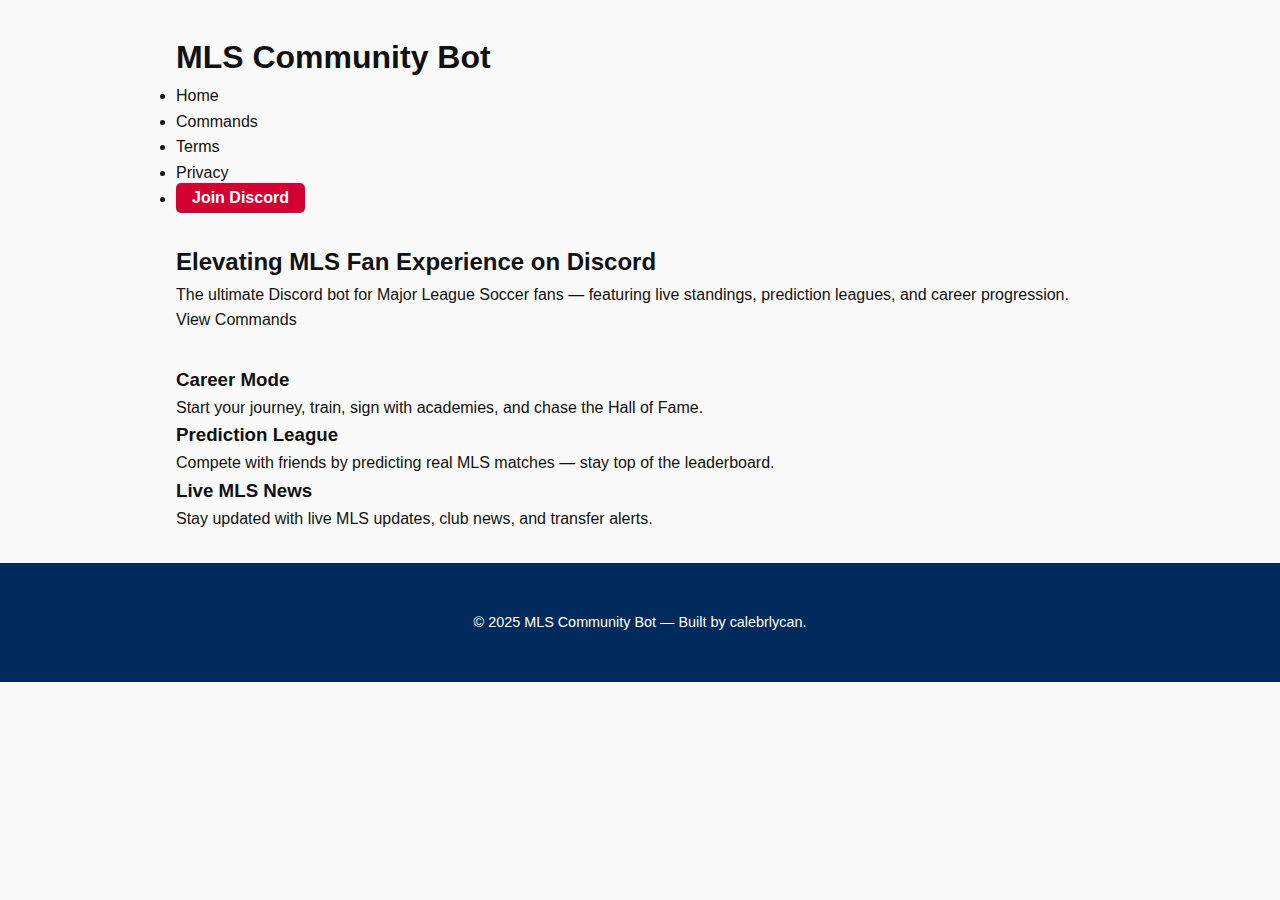
<file: index.html>
<!DOCTYPE html>
<html lang="en">
<head>
  <meta charset="UTF-8" />
  <meta name="viewport" content="width=device-width, initial-scale=1.0" />
  <title>MLS Community Bot</title>
  <link rel="stylesheet" href="styles.css" />
</head>
<body>
  <header>
    <div class="container nav">
      <h1>MLS Community Bot</h1>
      <nav>
        <ul>
          <li><a href="#">Home</a></li>
          <li><a href="#">Commands</a></li>
          <li><a href="#">Terms</a></li>
          <li><a href="#">Privacy</a></li>
          <li><a class="btn" href="https://discord.gg/mlssoccer" target="_blank">Join Discord</a></li>
        </ul>
      </nav>
    </div>
  </header>

  <section class="hero">
    <div class="container">
      <h2>Elevating MLS Fan Experience on Discord</h2>
      <p>The ultimate Discord bot for Major League Soccer fans — featuring live standings, prediction leagues, and career progression.</p>
      <a href="#" class="btn-outline">View Commands</a>
    </div>
  </section>

  <section class="features container">
    <div class="card">
      <h3>Career Mode</h3>
      <p>Start your journey, train, sign with academies, and chase the Hall of Fame.</p>
    </div>
    <div class="card">
      <h3>Prediction League</h3>
      <p>Compete with friends by predicting real MLS matches — stay top of the leaderboard.</p>
    </div>
    <div class="card">
      <h3>Live MLS News</h3>
      <p>Stay updated with live MLS updates, club news, and transfer alerts.</p>
    </div>
  </section>

  <footer>
    <div class="container">
      <p>&copy; 2025 MLS Community Bot — Built by calebrlycan.</p>
    </div>
  </footer>
</body>
</html>
</file>
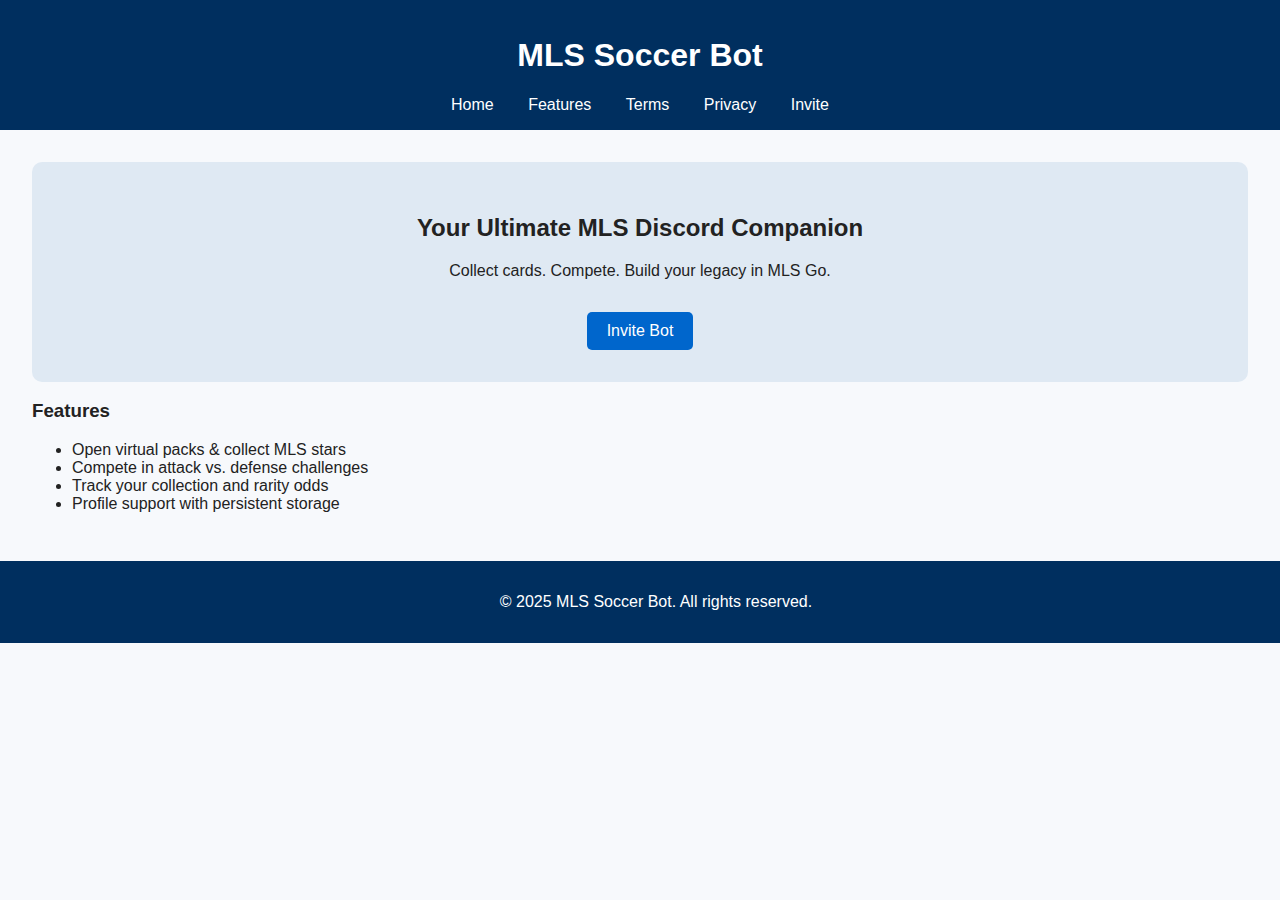
<file: website/index.html>
<!DOCTYPE html>
<html lang="en">
<head>
  <meta charset="UTF-8" />
  <meta name="viewport" content="width=device-width, initial-scale=1.0"/>
  <title>MLS Soccer Bot</title>
  <link rel="stylesheet" href="styles.css" />
</head>
<body>
  <header>
    <h1>MLS Soccer Bot</h1>
    <nav>
      <a href="/">Home</a>
      <a href="/features.html">Features</a>
      <a href="/tos.html">Terms</a>
      <a href="/privacy.html">Privacy</a>
      <a href="https://discord.com/oauth2/authorize?client_id=YOUR_CLIENT_ID&scope=bot" target="_blank">Invite</a>
    </nav>
  </header>

  <main>
    <section class="hero">
      <h2>Your Ultimate MLS Discord Companion</h2>
      <p>Collect cards. Compete. Build your legacy in MLS Go.</p>
      <a href="https://discord.com/oauth2/authorize?client_id=YOUR_CLIENT_ID&scope=bot" class="btn">Invite Bot</a>
    </section>

    <section class="features">
      <h3>Features</h3>
      <ul>
        <li>Open virtual packs & collect MLS stars</li>
        <li>Compete in attack vs. defense challenges</li>
        <li>Track your collection and rarity odds</li>
        <li>Profile support with persistent storage</li>
      </ul>
    </section>
  </main>

  <footer>
    <p>&copy; 2025 MLS Soccer Bot. All rights reserved.</p>
  </footer>
</body>
</html>
</file>
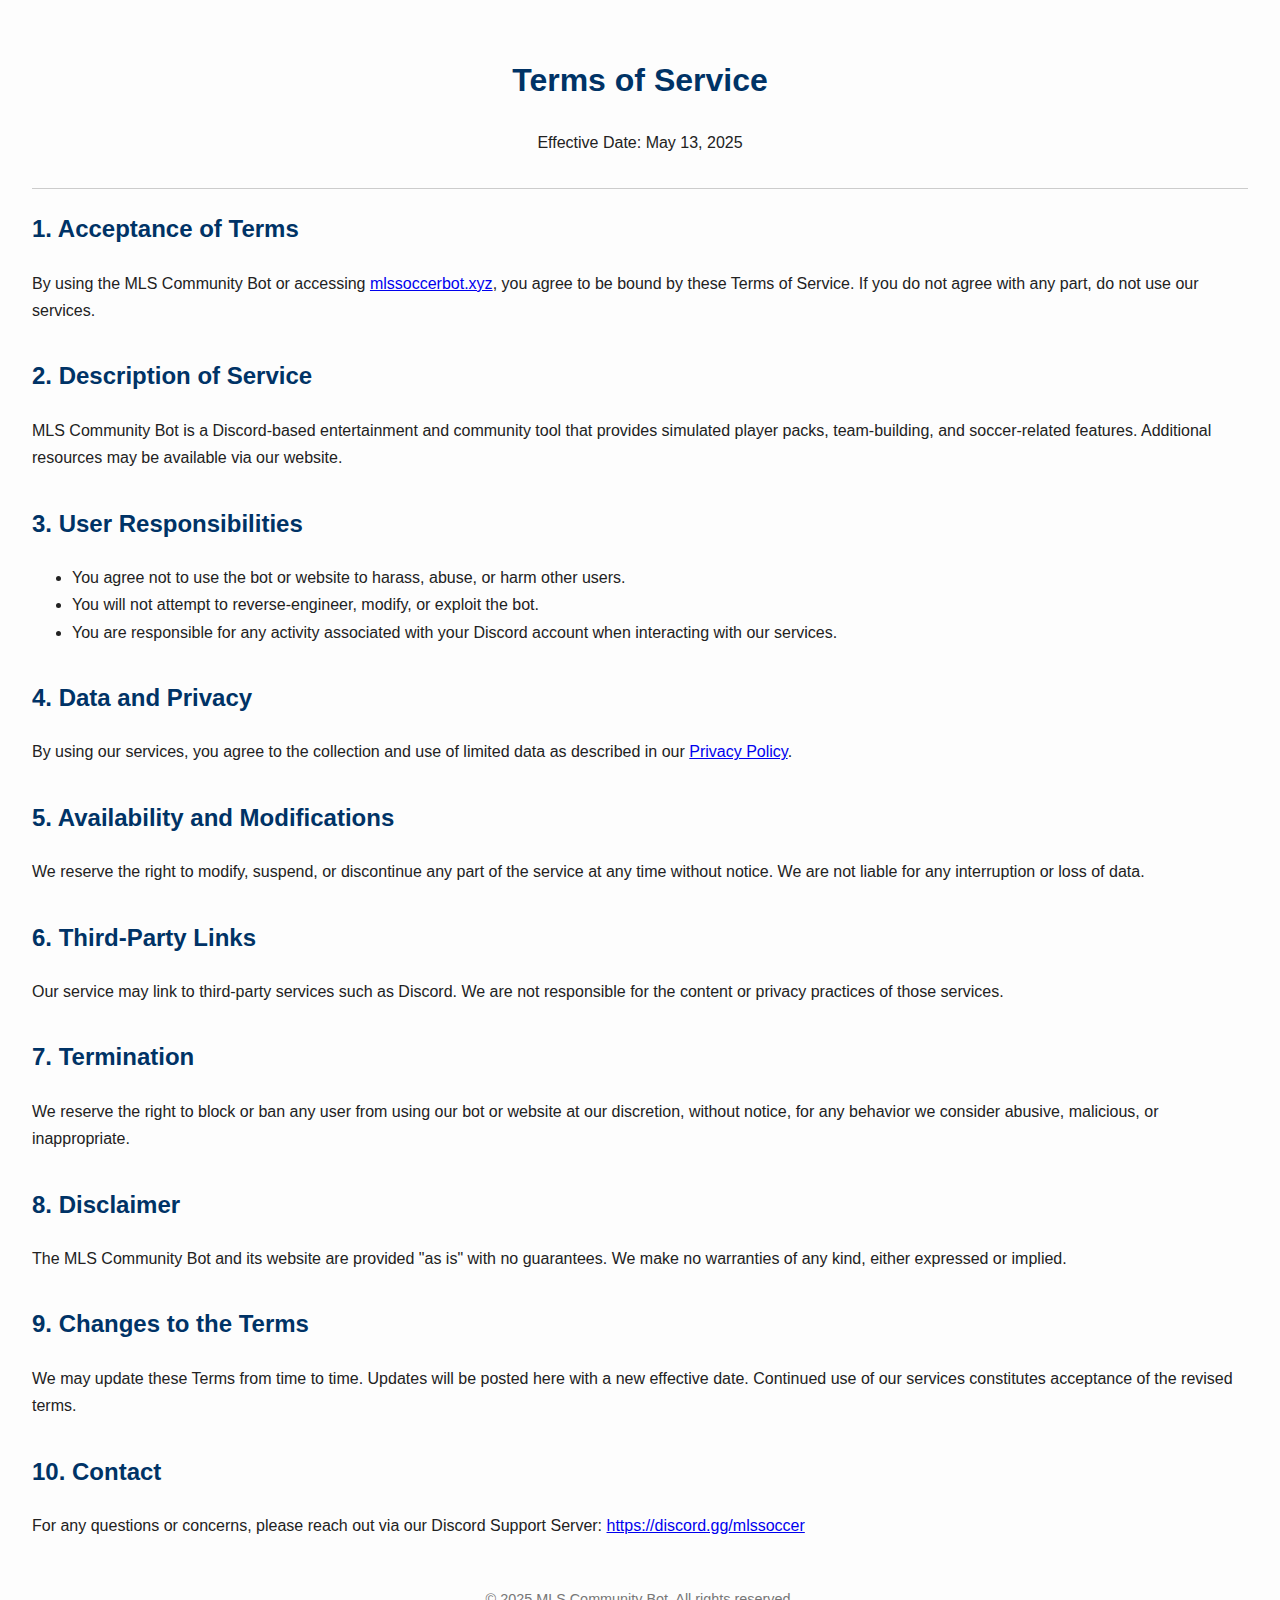
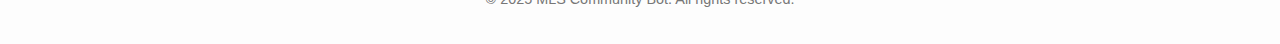
<file: terms.html>
<!DOCTYPE html>
<html lang="en">
<head>
  <meta charset="UTF-8" />
  <meta name="viewport" content="width=device-width, initial-scale=1.0"/>
  <title>Terms of Service | MLS Community Bot</title>
  <style>
    body {
      font-family: "Segoe UI", Tahoma, Geneva, Verdana, sans-serif;
      line-height: 1.7;
      margin: 0;
      padding: 2rem;
      background-color: #fdfdfd;
      color: #222;
    }
    h1, h2 {
      color: #003366;
    }
    header {
      text-align: center;
      padding-bottom: 1rem;
      border-bottom: 1px solid #ccc;
    }
    section {
      margin-bottom: 2rem;
    }
    footer {
      margin-top: 3rem;
      text-align: center;
      font-size: 0.9rem;
      color: #777;
    }
  </style>
</head>
<body>

  <header>
    <h1>Terms of Service</h1>
    <p>Effective Date: May 13, 2025</p>
  </header>

  <section>
    <h2>1. Acceptance of Terms</h2>
    <p>By using the MLS Community Bot or accessing <a href="https://mlssoccerbot.xyz">mlssoccerbot.xyz</a>, you agree to be bound by these Terms of Service. If you do not agree with any part, do not use our services.</p>
  </section>

  <section>
    <h2>2. Description of Service</h2>
    <p>MLS Community Bot is a Discord-based entertainment and community tool that provides simulated player packs, team-building, and soccer-related features. Additional resources may be available via our website.</p>
  </section>

  <section>
    <h2>3. User Responsibilities</h2>
    <ul>
      <li>You agree not to use the bot or website to harass, abuse, or harm other users.</li>
      <li>You will not attempt to reverse-engineer, modify, or exploit the bot.</li>
      <li>You are responsible for any activity associated with your Discord account when interacting with our services.</li>
    </ul>
  </section>

  <section>
    <h2>4. Data and Privacy</h2>
    <p>By using our services, you agree to the collection and use of limited data as described in our <a href="https://mlssoccerbot.xyz/privacy">Privacy Policy</a>.</p>
  </section>

  <section>
    <h2>5. Availability and Modifications</h2>
    <p>We reserve the right to modify, suspend, or discontinue any part of the service at any time without notice. We are not liable for any interruption or loss of data.</p>
  </section>

  <section>
    <h2>6. Third-Party Links</h2>
    <p>Our service may link to third-party services such as Discord. We are not responsible for the content or privacy practices of those services.</p>
  </section>

  <section>
    <h2>7. Termination</h2>
    <p>We reserve the right to block or ban any user from using our bot or website at our discretion, without notice, for any behavior we consider abusive, malicious, or inappropriate.</p>
  </section>

  <section>
    <h2>8. Disclaimer</h2>
    <p>The MLS Community Bot and its website are provided "as is" with no guarantees. We make no warranties of any kind, either expressed or implied.</p>
  </section>

  <section>
    <h2>9. Changes to the Terms</h2>
    <p>We may update these Terms from time to time. Updates will be posted here with a new effective date. Continued use of our services constitutes acceptance of the revised terms.</p>
  </section>

  <section>
    <h2>10. Contact</h2>
    <p>For any questions or concerns, please reach out via our Discord Support Server: <a href="https://discord.gg/mlssoccer">https://discord.gg/mlssoccer</a></p>
  </section>

  <footer>
    &copy; 2025 MLS Community Bot. All rights reserved.
  </footer>

</body>
</html>
</file>
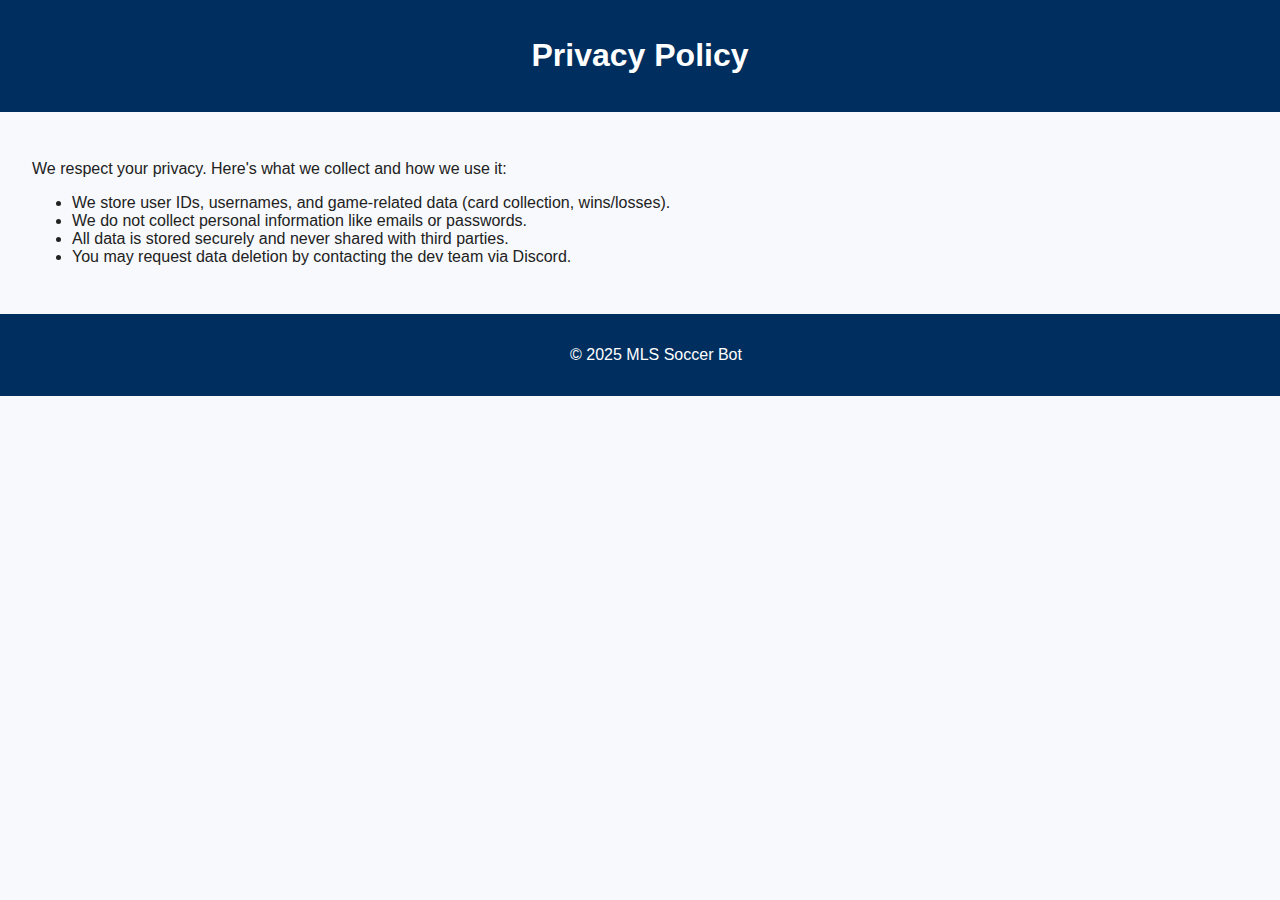
<file: website/privacy.html>
<!DOCTYPE html>
<html lang="en">
<head>
  <meta charset="UTF-8" />
  <meta name="viewport" content="width=device-width, initial-scale=1.0"/>
  <title>Privacy Policy - MLS Soccer Bot</title>
  <link rel="stylesheet" href="styles.css" />
</head>
<body>
  <header><h1>Privacy Policy</h1></header>
  <main>
    <section>
      <p>We respect your privacy. Here's what we collect and how we use it:</p>
      <ul>
        <li>We store user IDs, usernames, and game-related data (card collection, wins/losses).</li>
        <li>We do not collect personal information like emails or passwords.</li>
        <li>All data is stored securely and never shared with third parties.</li>
        <li>You may request data deletion by contacting the dev team via Discord.</li>
      </ul>
    </section>
  </main>
  <footer><p>&copy; 2025 MLS Soccer Bot</p></footer>
</body>
</html>
</file>
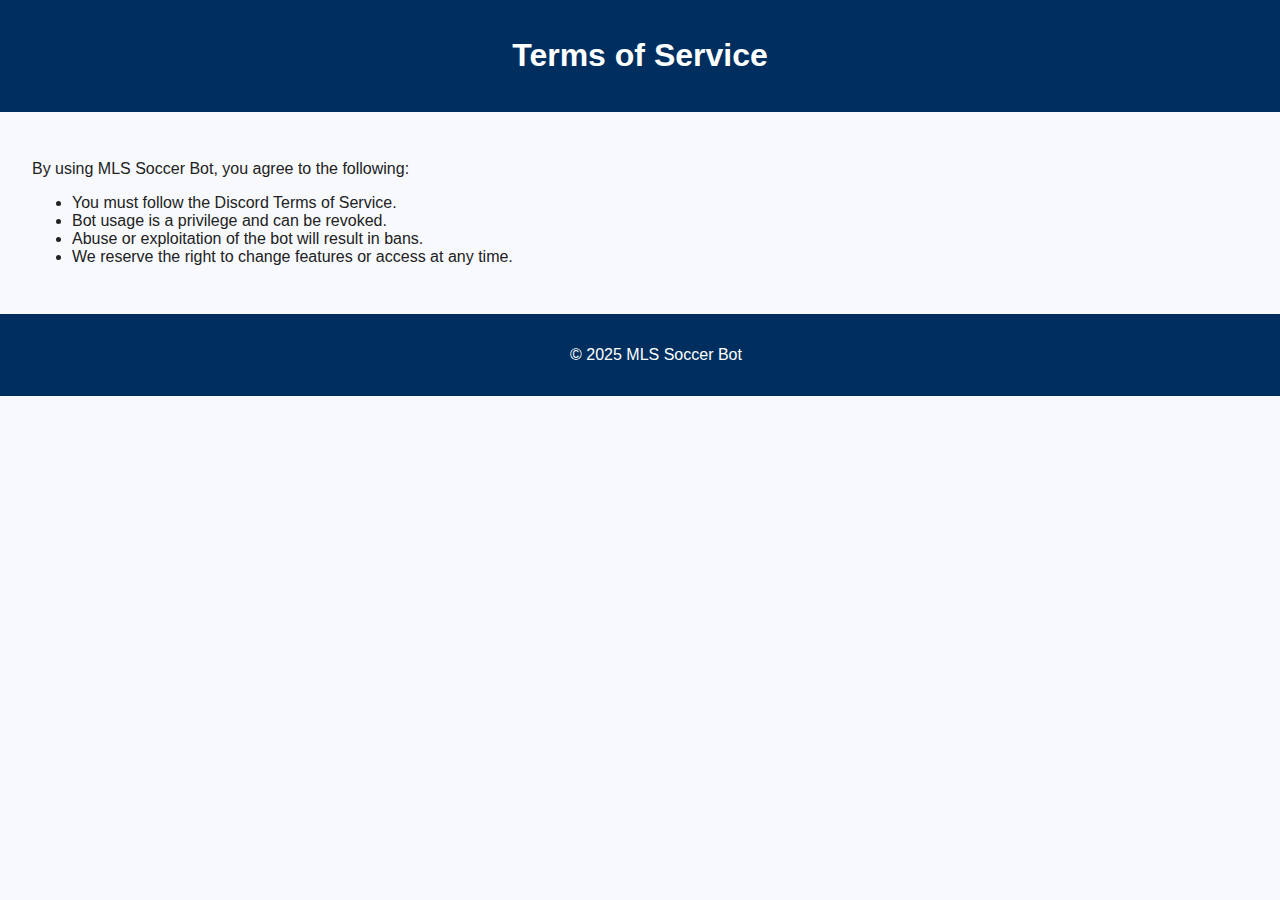
<file: website/tos.html>
<!DOCTYPE html>
<html lang="en">
<head>
  <meta charset="UTF-8" />
  <meta name="viewport" content="width=device-width, initial-scale=1.0"/>
  <title>Terms of Service - MLS Soccer Bot</title>
  <link rel="stylesheet" href="styles.css" />
</head>
<body>
  <header><h1>Terms of Service</h1></header>
  <main>
    <section>
      <p>By using MLS Soccer Bot, you agree to the following:</p>
      <ul>
        <li>You must follow the Discord Terms of Service.</li>
        <li>Bot usage is a privilege and can be revoked.</li>
        <li>Abuse or exploitation of the bot will result in bans.</li>
        <li>We reserve the right to change features or access at any time.</li>
      </ul>
    </section>
  </main>
  <footer><p>&copy; 2025 MLS Soccer Bot</p></footer>
</body>
</html>
</file>
<file: website/styles.css>
body {
  font-family: Arial, sans-serif;
  margin: 0;
  background: #f7f9fc;
  color: #222;
}

header {
  background: #002f5f;
  color: white;
  padding: 1em;
  text-align: center;
}

nav a {
  margin: 0 15px;
  color: white;
  text-decoration: none;
}

main {
  padding: 2em;
}

.hero {
  text-align: center;
  background: #dfe9f3;
  padding: 2em;
  border-radius: 10px;
}

.btn {
  display: inline-block;
  margin-top: 1em;
  background: #0066cc;
  color: white;
  padding: 10px 20px;
  border-radius: 5px;
  text-decoration: none;
}

footer {
  background: #002f5f;
  color: white;
  text-align: center;
  padding: 1em;
  position: relative;
  bottom: 0;
  width: 100%;
}
</file>
<file: styles.css>
/* Reset & base */
* {
  margin: 0;
  padding: 0;
  box-sizing: border-box;
}

body {
  font-family: 'Segoe UI', sans-serif;
  background-color: #f9f9f9;
  color: #111;
  line-height: 1.6;
}

a {
  text-decoration: none;
  color: inherit;
}

/* Navbar */
.navbar {
  background-color: #002b5c; /* MLS navy */
  color: white;
  padding: 1rem 2rem;
  display: flex;
  justify-content: space-between;
  align-items: center;
}

.logo {
  font-size: 1.5rem;
  font-weight: 600;
}

.nav-links {
  list-style: none;
  display: flex;
  gap: 1.5rem;
}

.nav-links a {
  color: white;
  transition: color 0.2s ease;
}

.nav-links a:hover,
.nav-links .active {
  color: #d50032; /* MLS red */
}

.btn {
  padding: 0.4rem 1rem;
  background-color: #d50032;
  border-radius: 5px;
  font-weight: bold;
  color: white;
}

.btn:hover {
  background-color: #aa0025;
}

/* Container */
.container {
  max-width: 960px;
  margin: 2rem auto;
  padding: 0 1rem;
}

/* Intro */
.intro {
  text-align: center;
  margin-bottom: 2rem;
}

.intro h1 {
  font-size: 2.4rem;
  margin-bottom: 0.5rem;
  color: #002b5c;
}

/* Section Headers */
.doc-section {
  margin-bottom: 2rem;
}

.doc-section h2 {
  border-left: 5px solid #d50032;
  padding-left: 1rem;
  margin-bottom: 1rem;
  font-size: 1.6rem;
  color: #002b5c;
}

/* Command Lists */
.doc-section ul {
  list-style: none;
  padding-left: 1rem;
}

.doc-section li {
  margin-bottom: 0.5rem;
  padding: 0.5rem;
  border-left: 3px solid #ccc;
  background-color: #fff;
  border-radius: 4px;
}

.doc-section li strong {
  color: #d50032;
}

/* Footer */
footer {
  text-align: center;
  padding: 1rem;
  background-color: #002b5c;
  color: white;
  margin-top: 2rem;
  font-size: 0.9rem;
}
</file>
